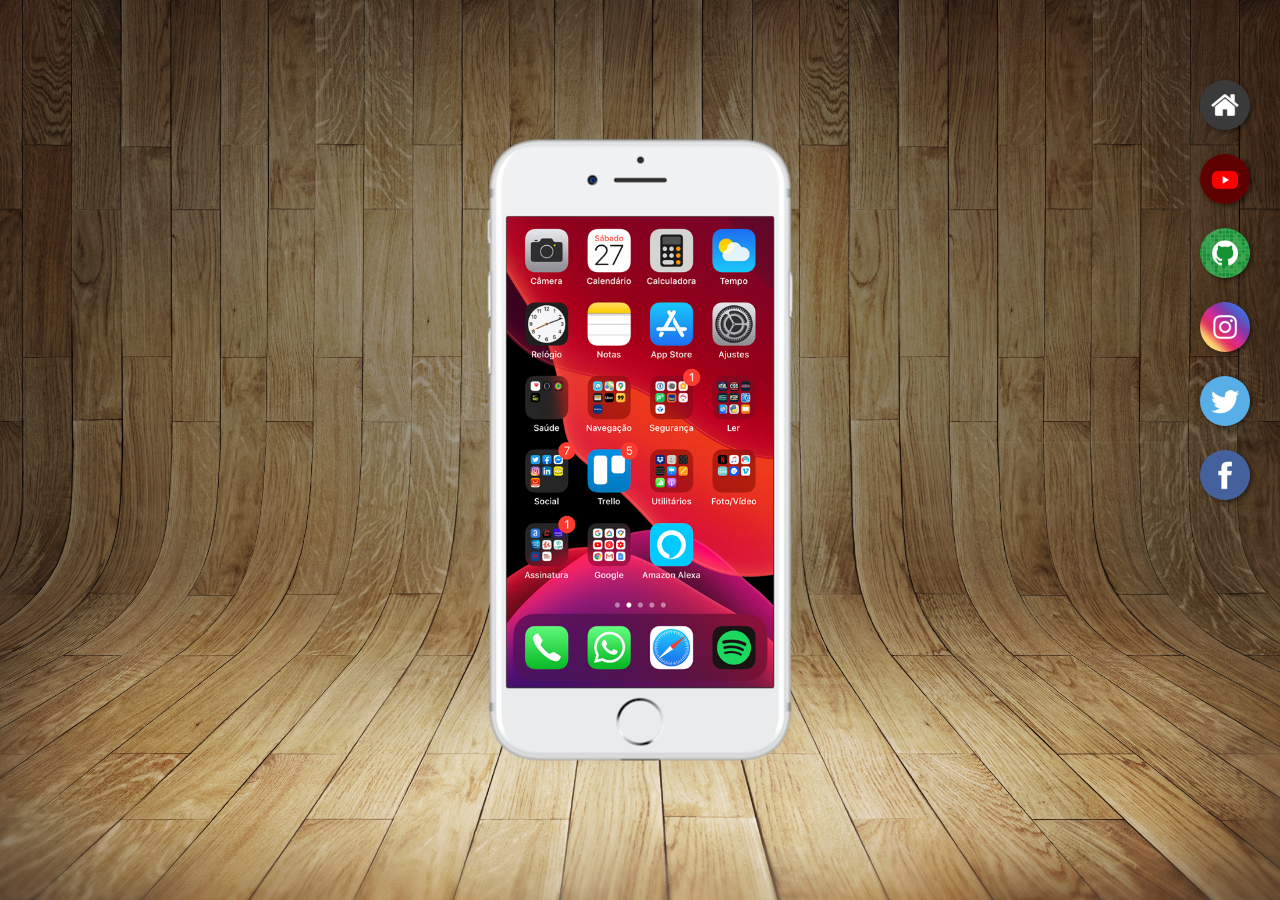
<file: index.html>
<!DOCTYPE html>
<html lang="pt-br">
<head>
    <meta charset="UTF-8">
    <meta http-equiv="X-UA-Compatible" content="IE=edge">
    <meta name="viewport" content="width=device-width, initial-scale=1.0">
    <link rel="shortcut icon" href="favicon.ico" type="image/x-icon">
    <title>Projeto Redes Sociais</title>
    <link rel="stylesheet" href="estilos/style.css">
</head>
<body>
    <main>
        <section id="telefone">
            <iframe src="home.html" frameborder="0" name="tela" id="tela">
                Seu navegador não e compativel com isso.
            </iframe>
        </section>
        <section id="redes-sociais">
            <a href="home.html" target ="tela"><img src="imagens/logo-home.jpg" alt=""></a> <br>
            <a href="@" target ="tela"><img src="imagens/logo-youtube.jpg" alt=""></a> <br>
            <a href="github.html" target ="tela"><img src="imagens/logo-github.jpg" alt=""></a> <br>
            <a href="instagram.html" target ="tela"><img src="imagens/logo-instagram.jpg" alt=""></a> <br>
            <a href="twitter.html" target ="tela"><img src="imagens/logo-twitter.jpg" alt=""></a> <br>
            <a href="@" target ="tela"><img src="imagens/logo-facebook.jpg" alt=""></a> <br>
        </section>
    </main>
</body>
</html>
</file>
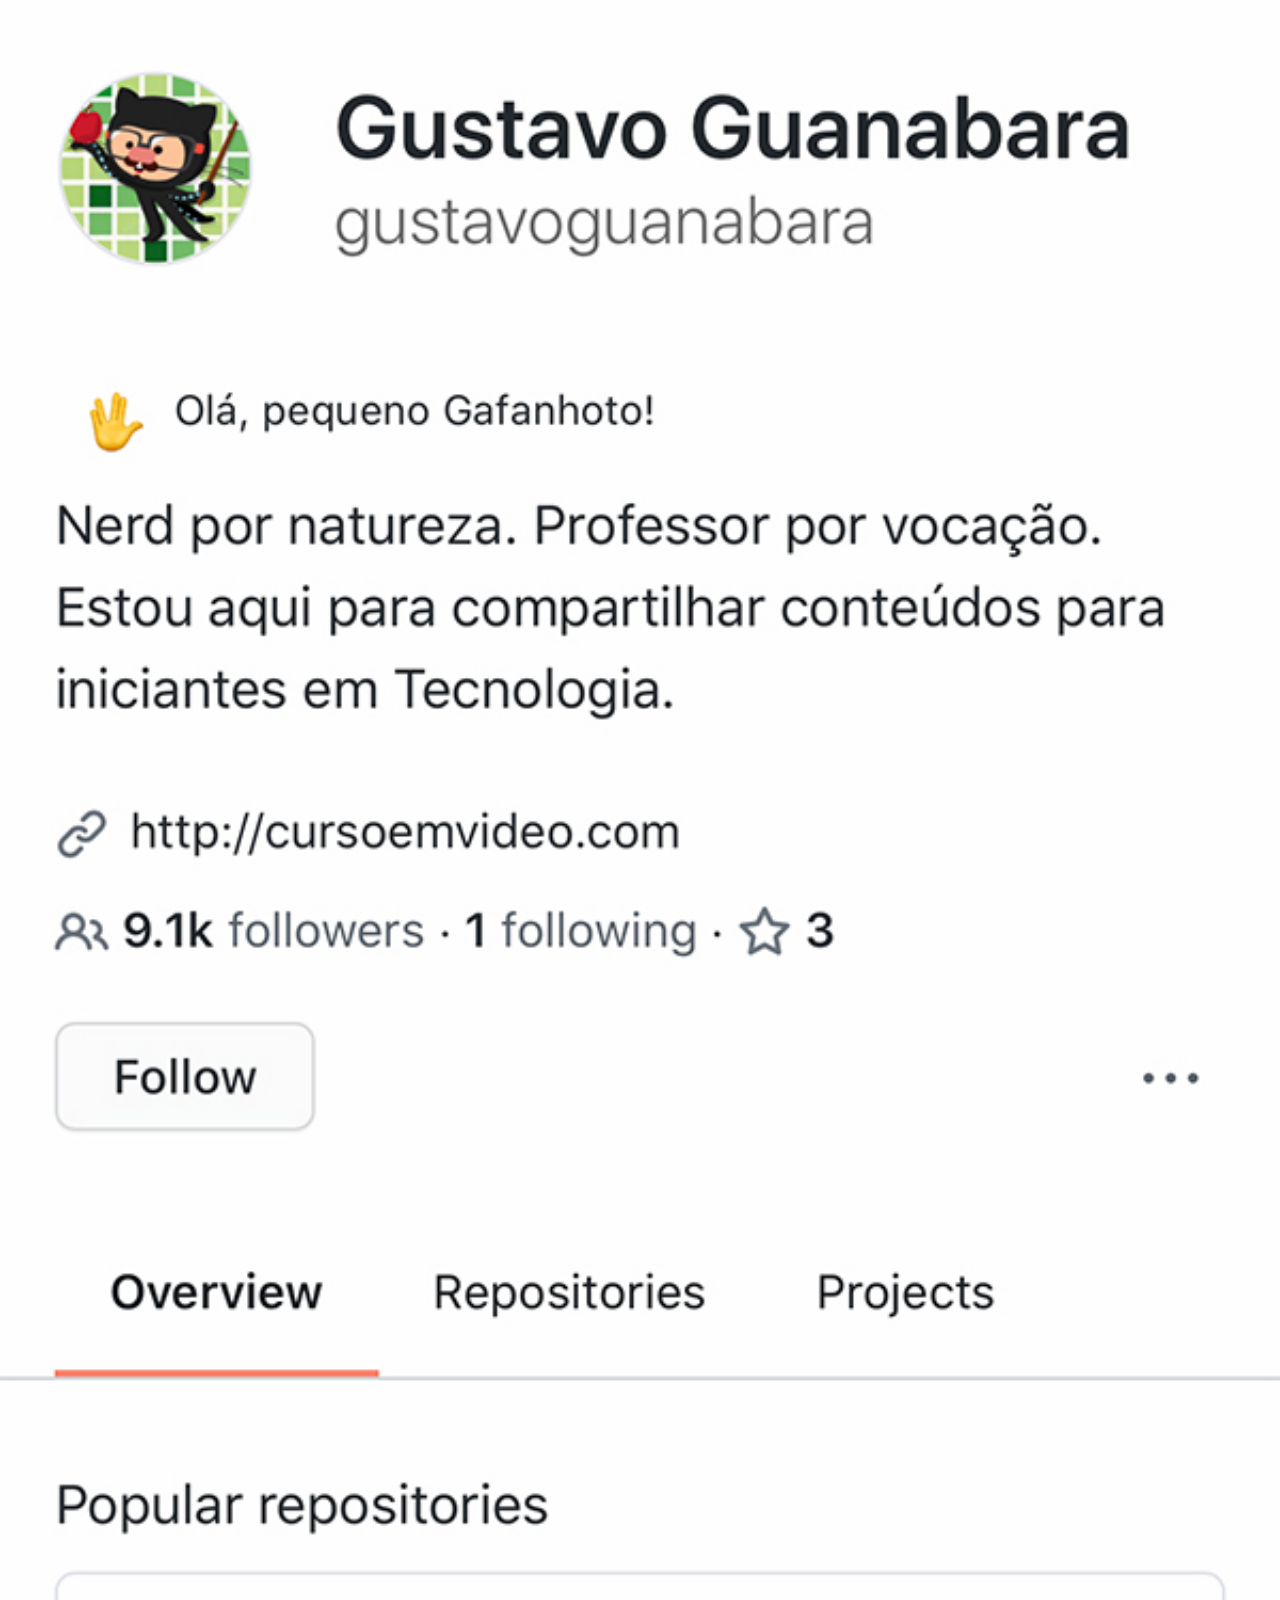
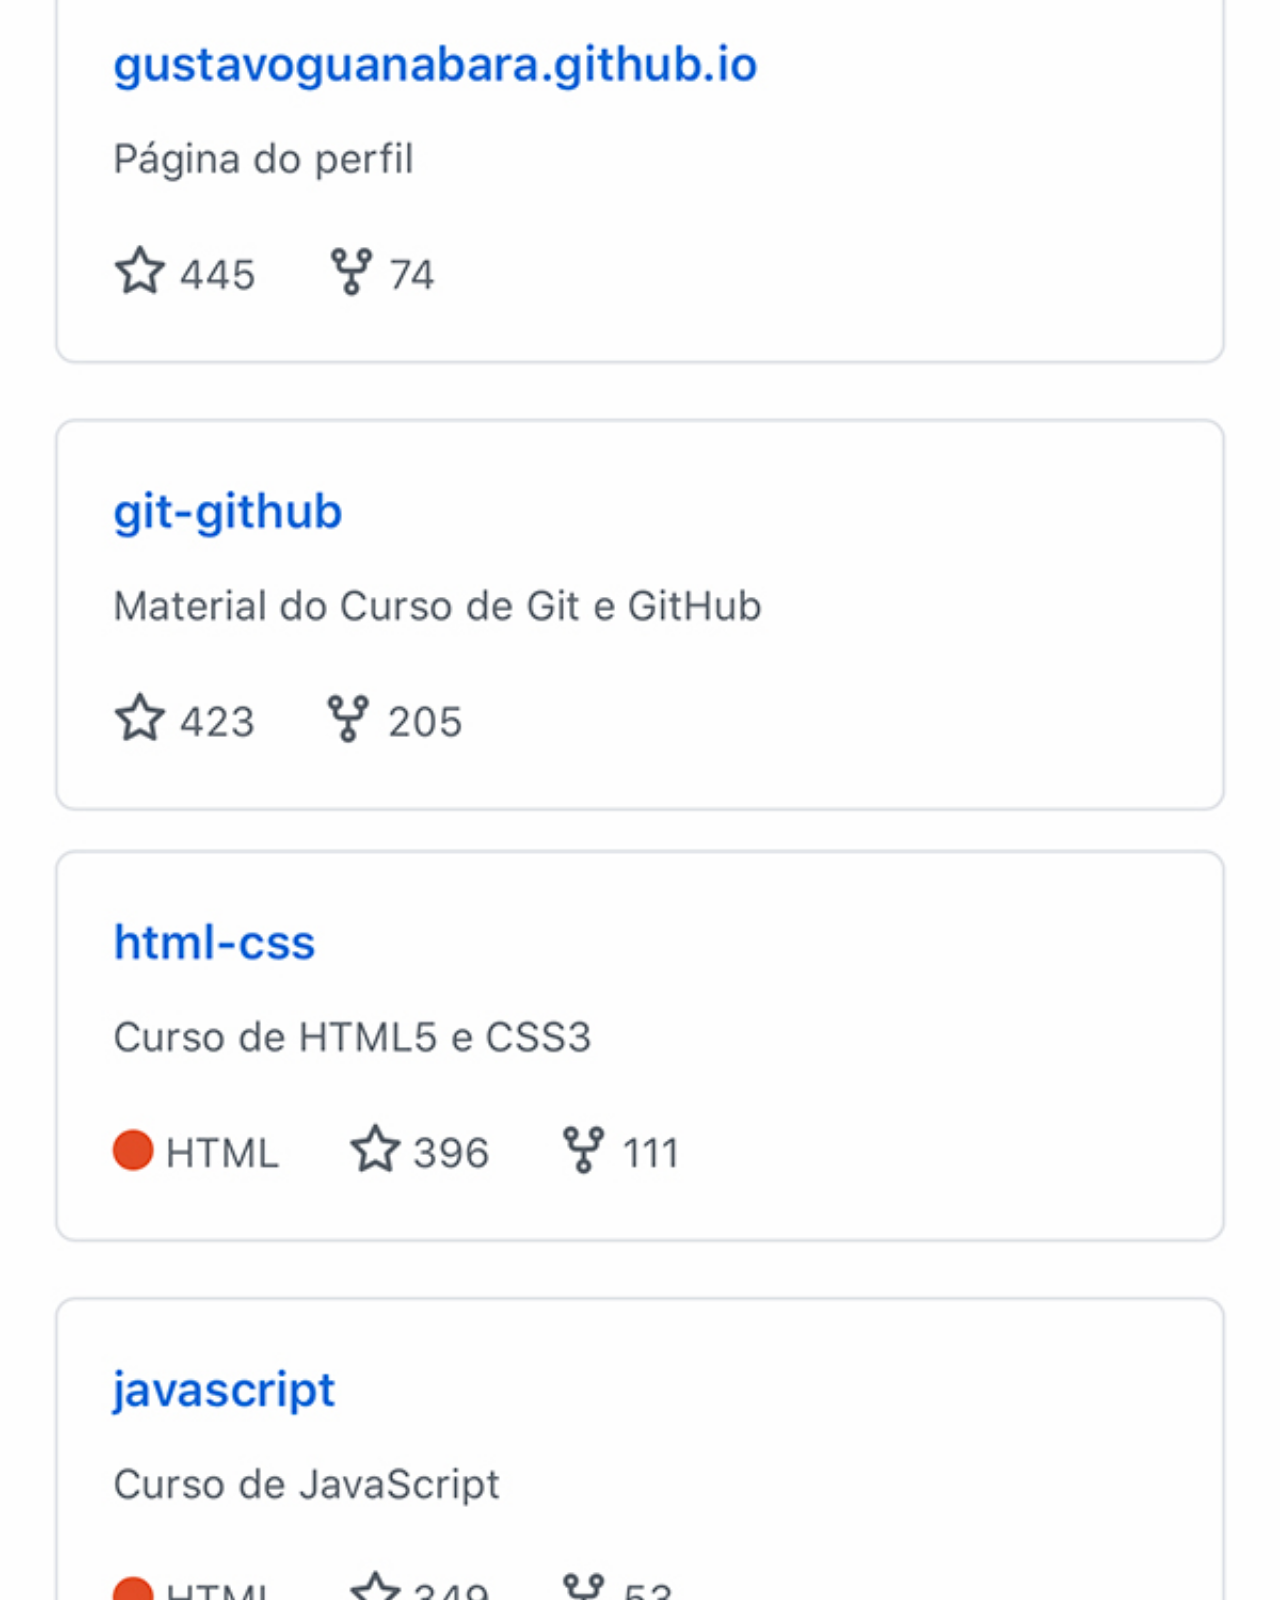
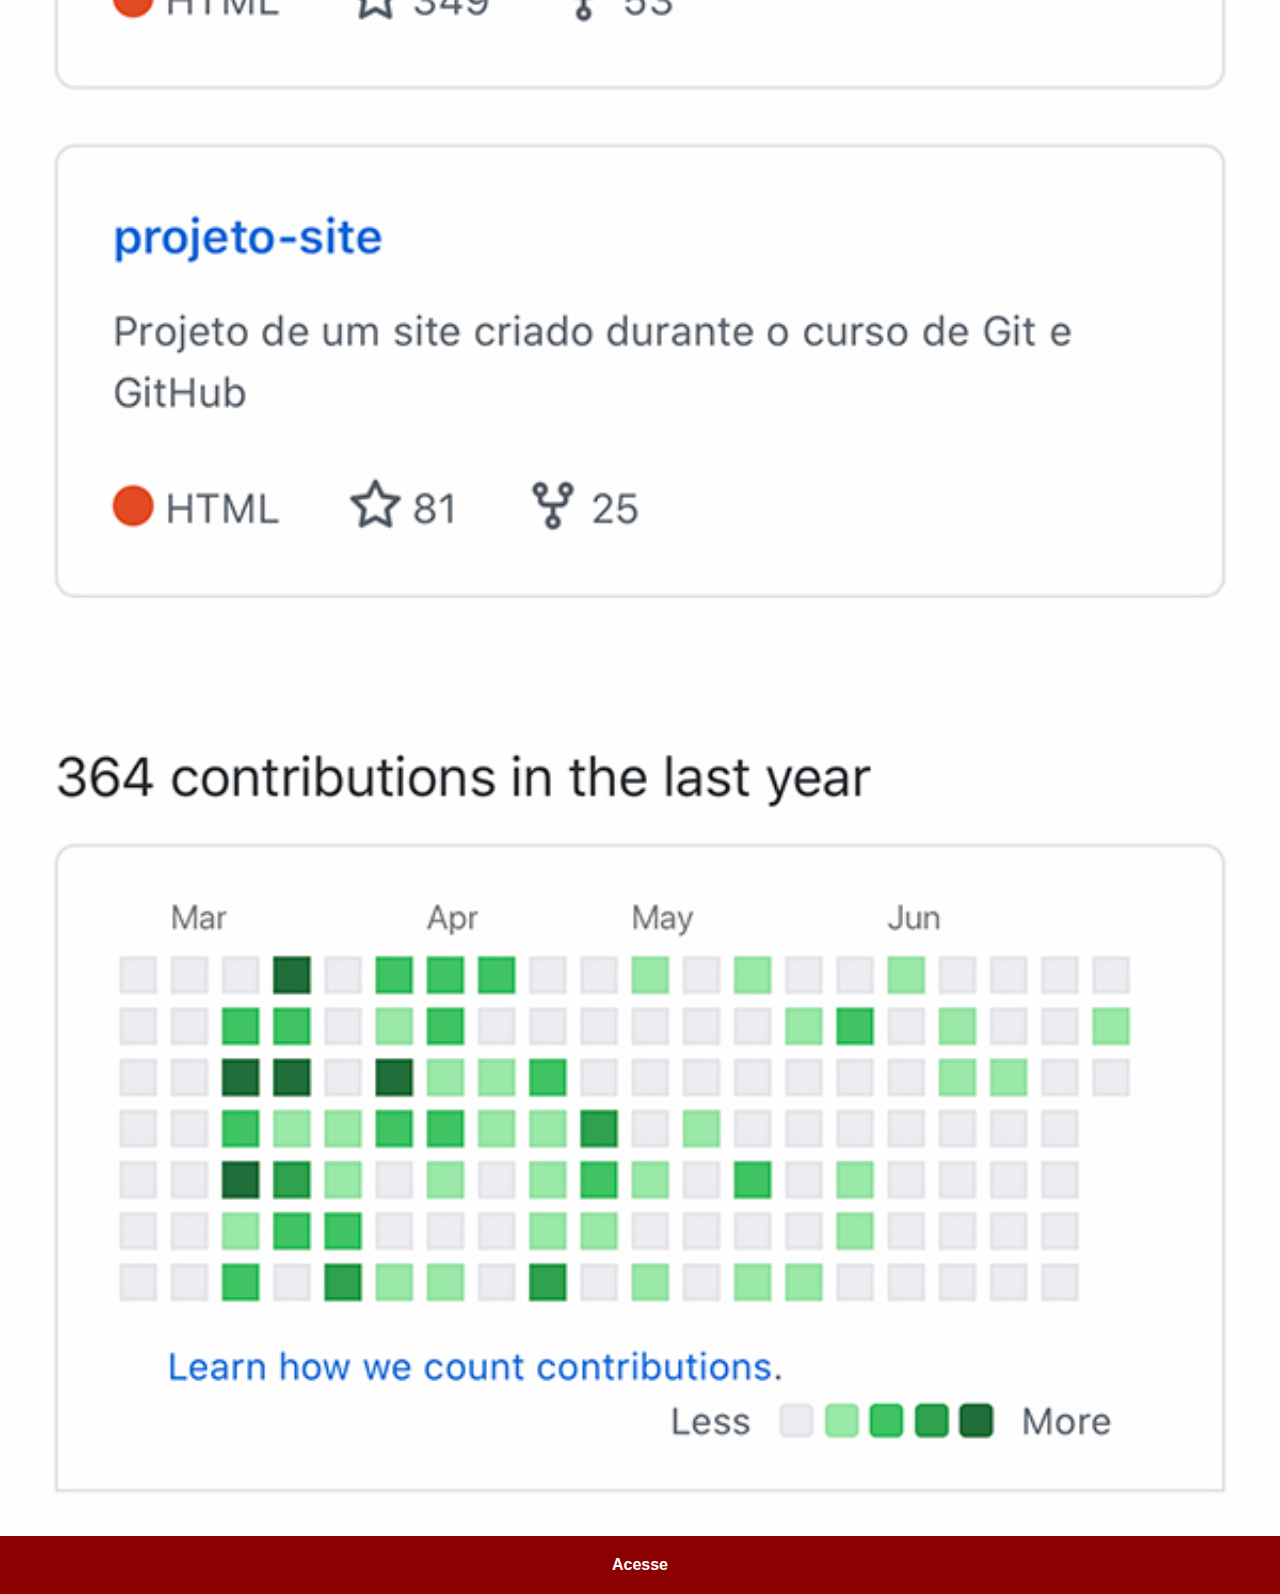
<file: github.html>
<!DOCTYPE html>
<html lang="pt-br">
<head>
    <meta charset="UTF-8">
    <meta http-equiv="X-UA-Compatible" content="IE=edge">
    <meta name="viewport" content="width=device-width, initial-scale=1.0">
    <title>Github</title>
    <link rel="stylesheet" href="estilos/social.css">
</head>
<body>
    <img src="imagens/tela-github.jpg" alt="Github">
    <a href="https://github.com/gustavoguanabara" target="_blank">Acesse</a>
    
</body>
</html>
</file>
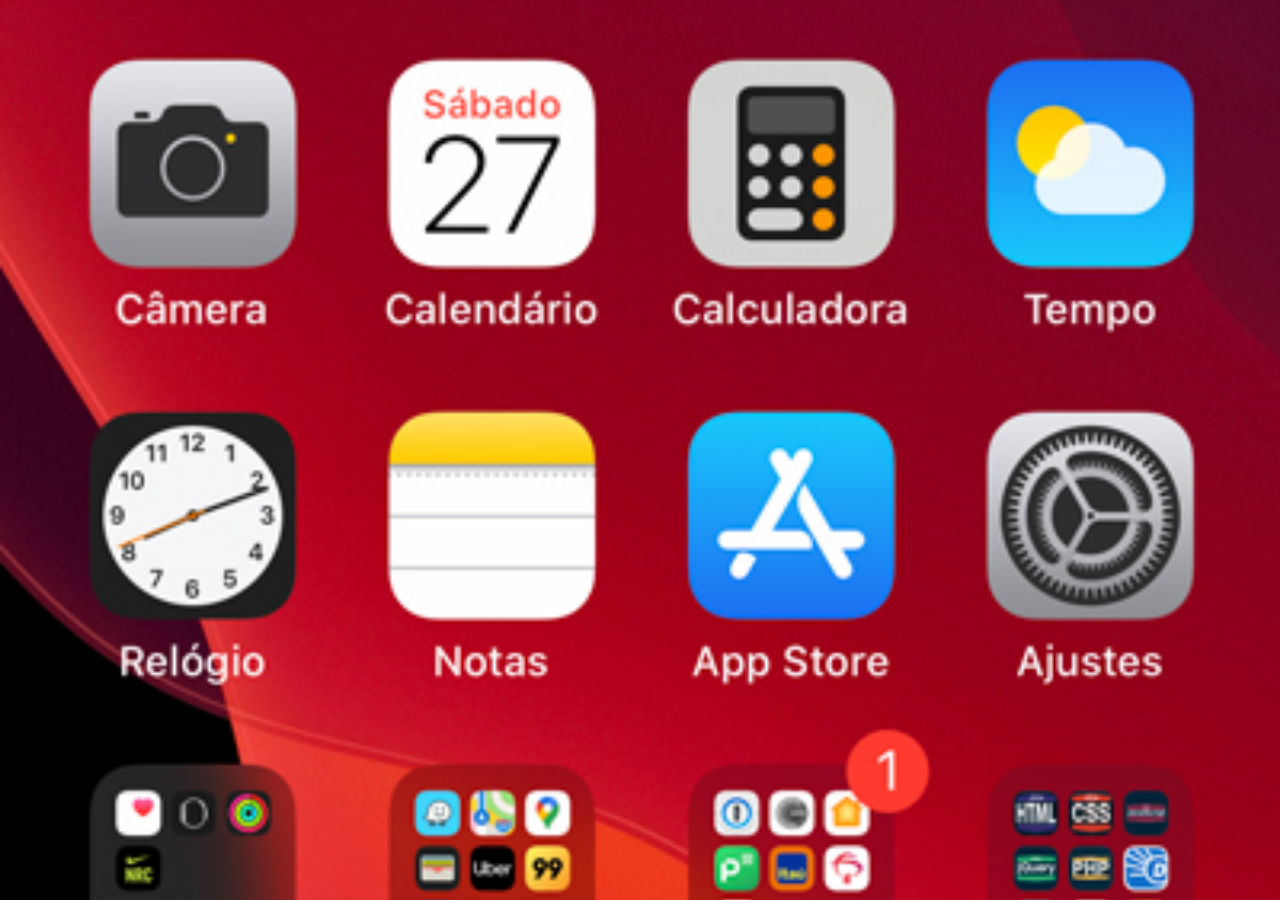
<file: home.html>
<!DOCTYPE html>
<html lang="pt-br">
<head>
    <meta charset="UTF-8">
    <meta http-equiv="X-UA-Compatible" content="IE=edge">
    <meta name="viewport" content="width=device-width, initial-scale=1.0">
    <title>Home</title>
    <style>
        *{
            margin: 0px;
            padding: 0px;
        }
        body{
            width: 100vw;
            height: 100vh;
            background: black url('imagens/tela-home.jpg') no-repeat top center;
            background-size: cover;
        }
    </style>
</head>
<body>
    
</body>
</html>
</file>
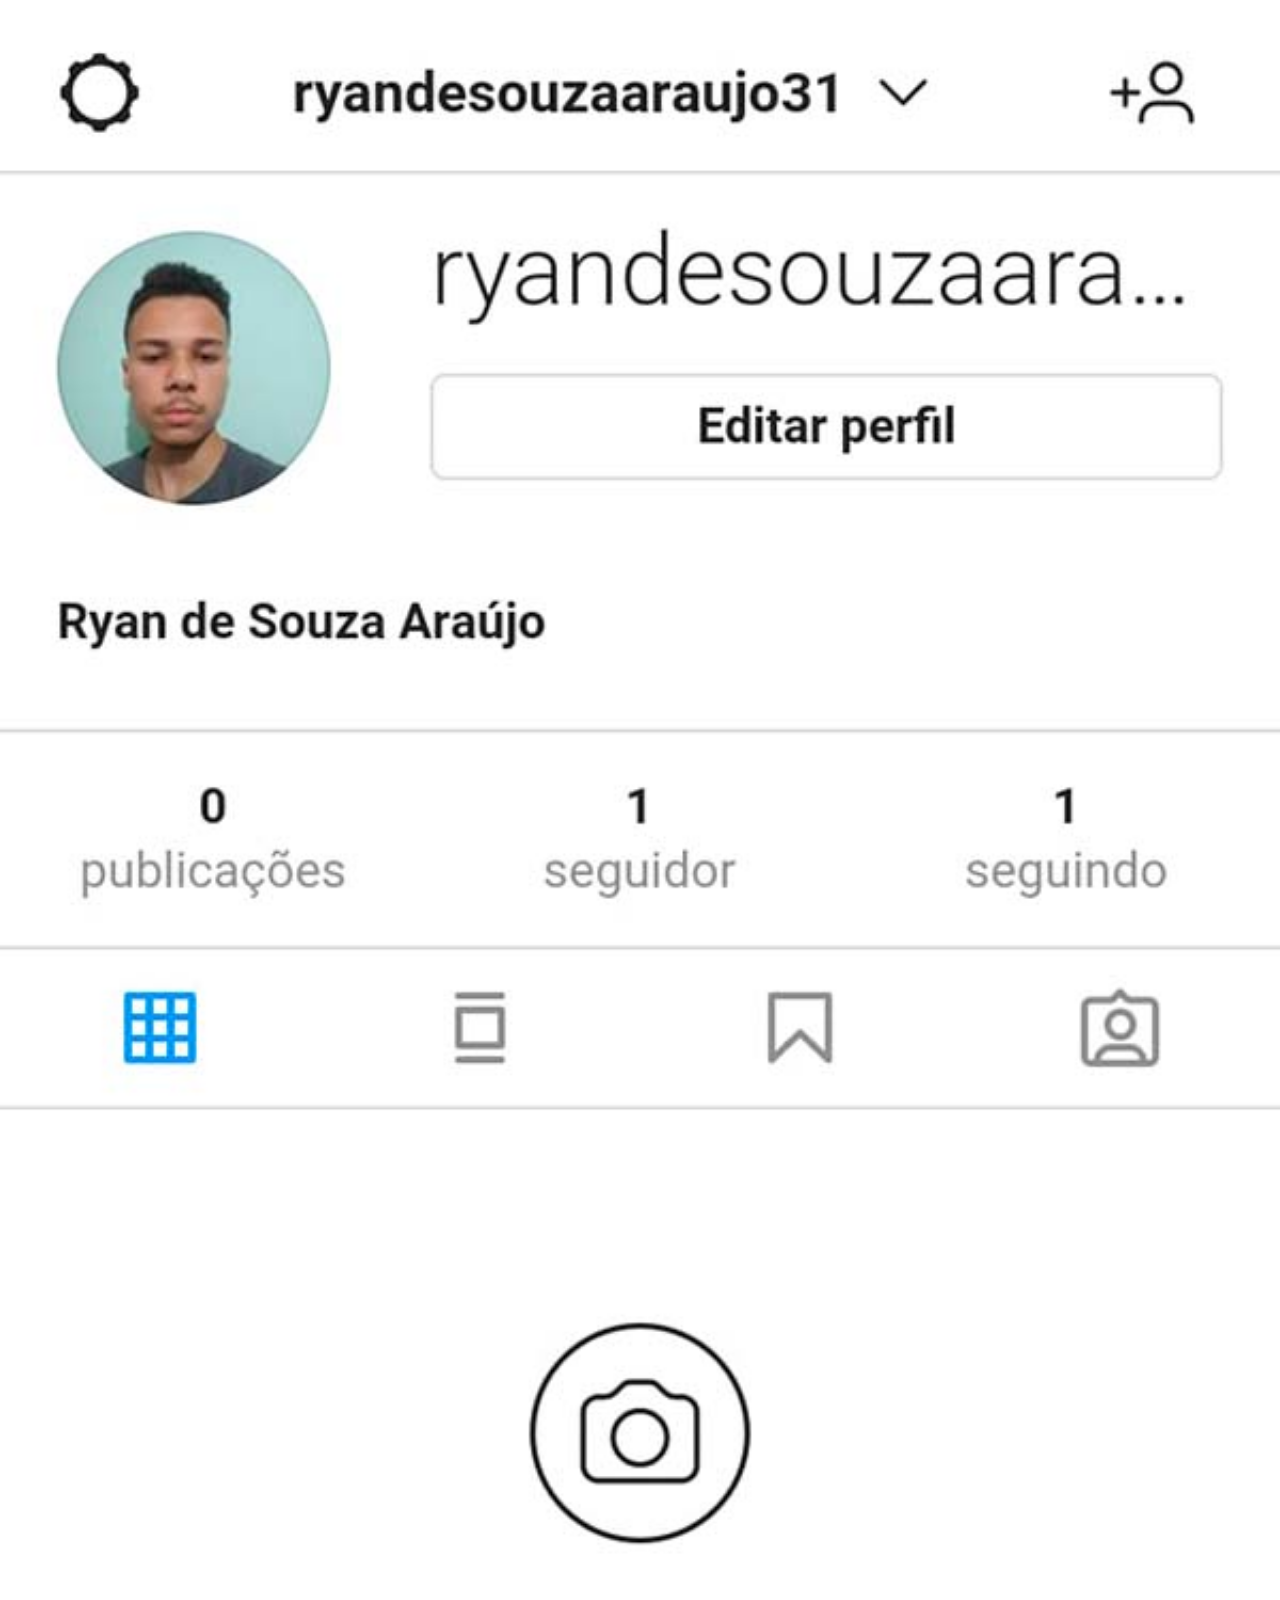
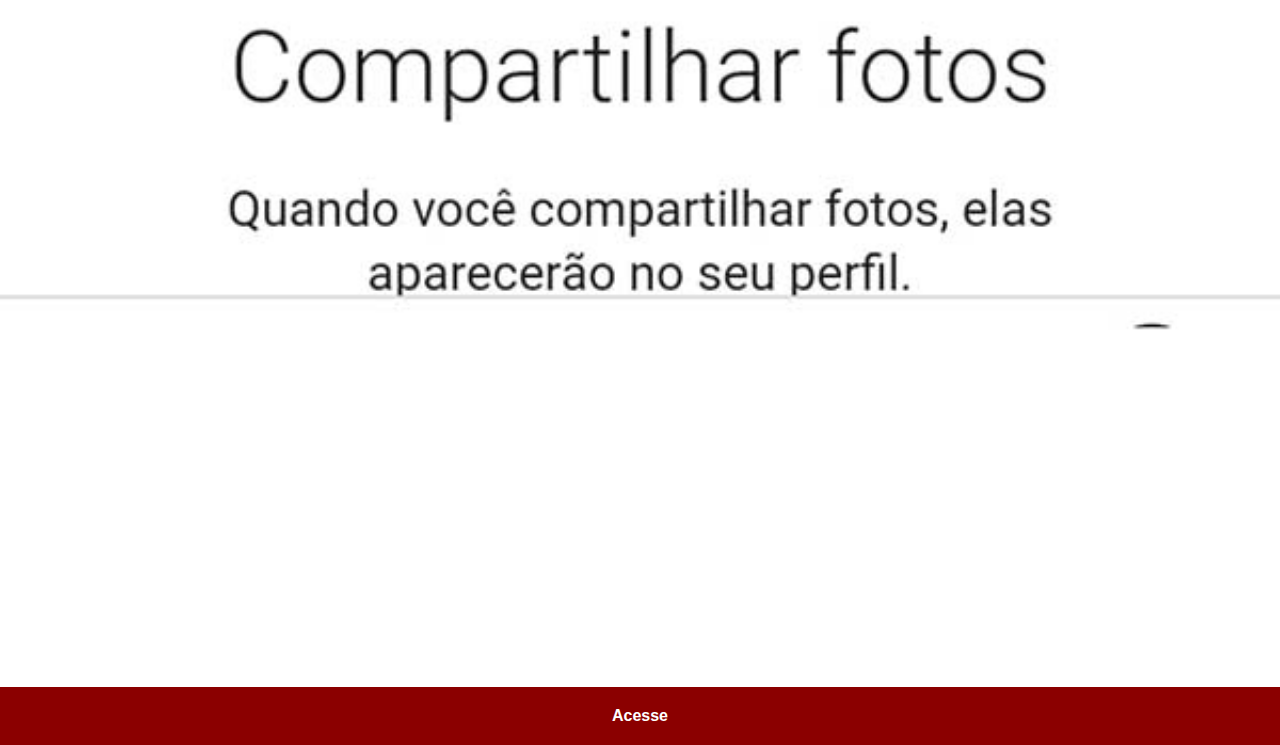
<file: instagram.html>
<!DOCTYPE html>
<html lang="pt-br">
<head>
    <meta charset="UTF-8">
    <meta http-equiv="X-UA-Compatible" content="IE=edge">
    <meta name="viewport" content="width=device-width, initial-scale=1.0">
    <title>Instagram</title>
    <link rel="stylesheet" href="estilos/social.css">
</head>
<body>
    <img src="imagens/WhatsApp Image 2022-12-01 at 9.50.40 AM.jpg" alt="Instagram">
    <a href="https://www.instagram.com/ryandesouzaaraujo31/" target="_blank">Acesse</a>
</body>
</html>
</file>
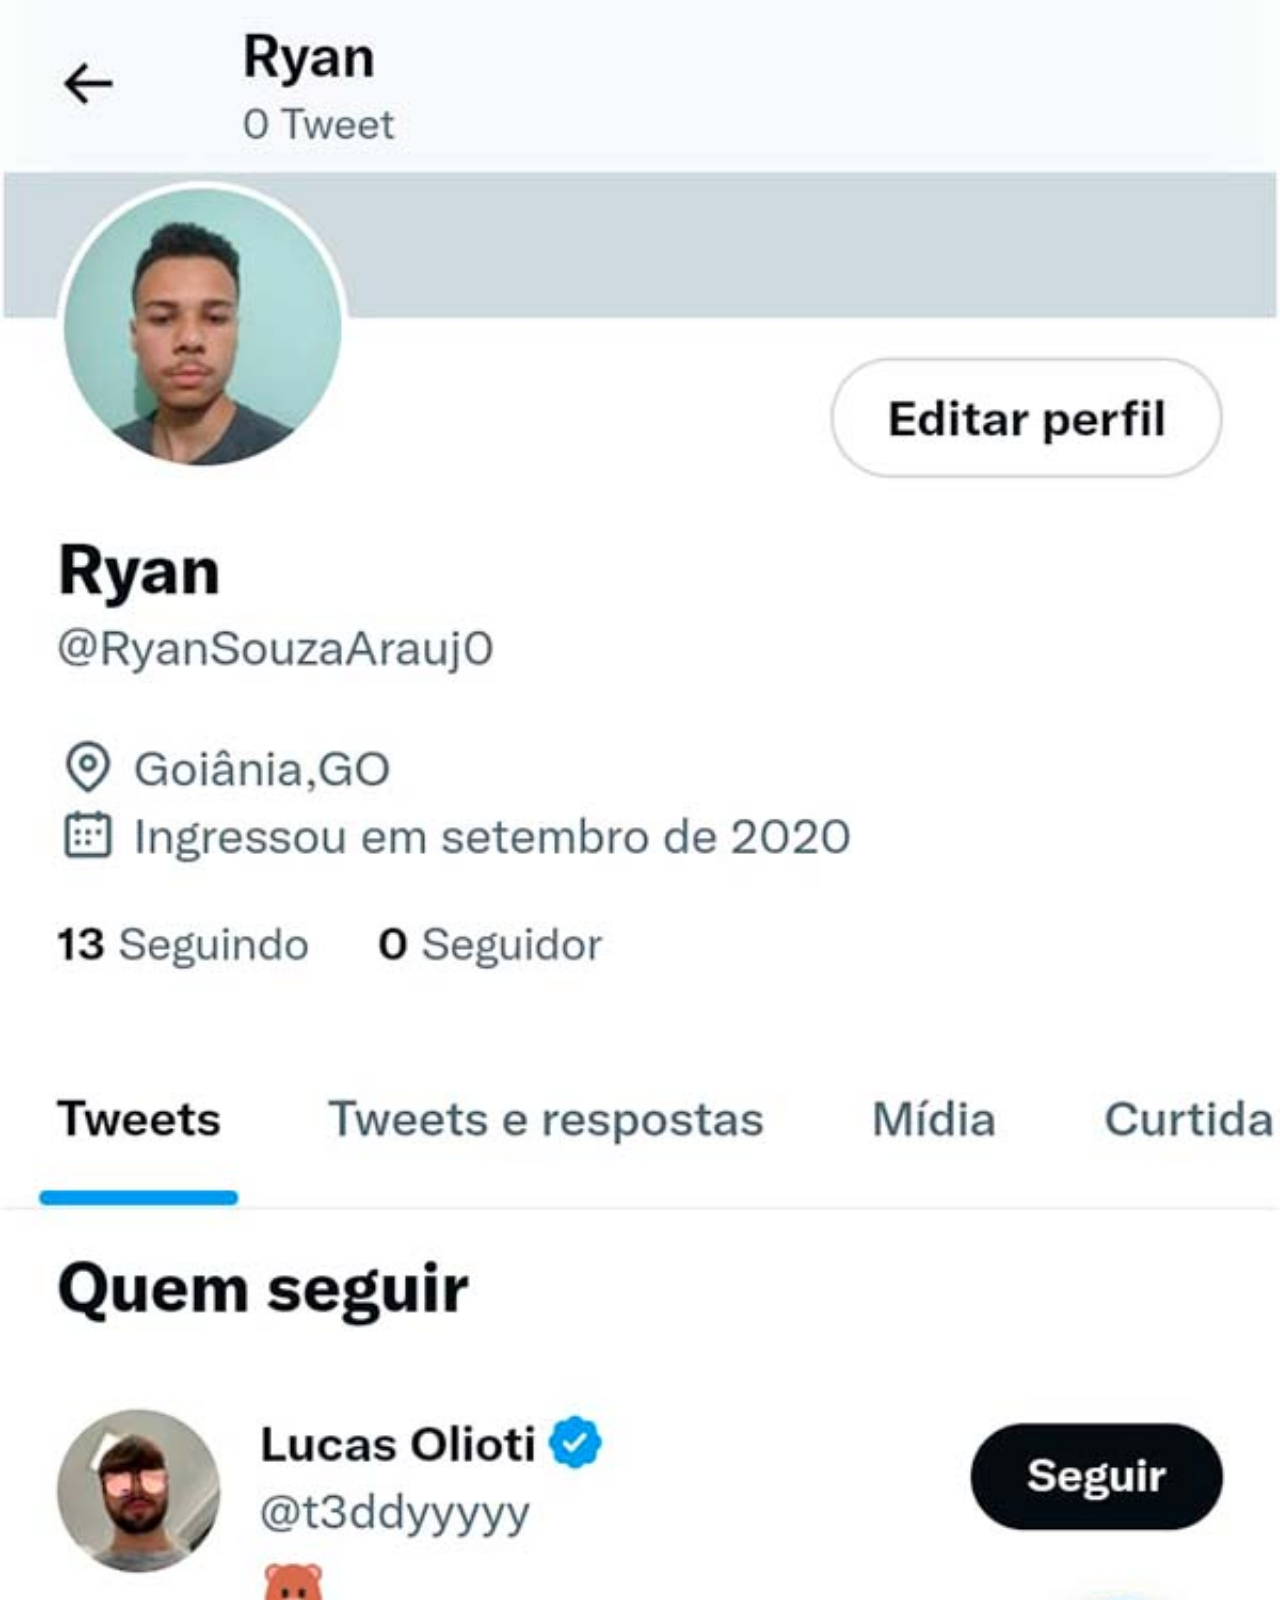
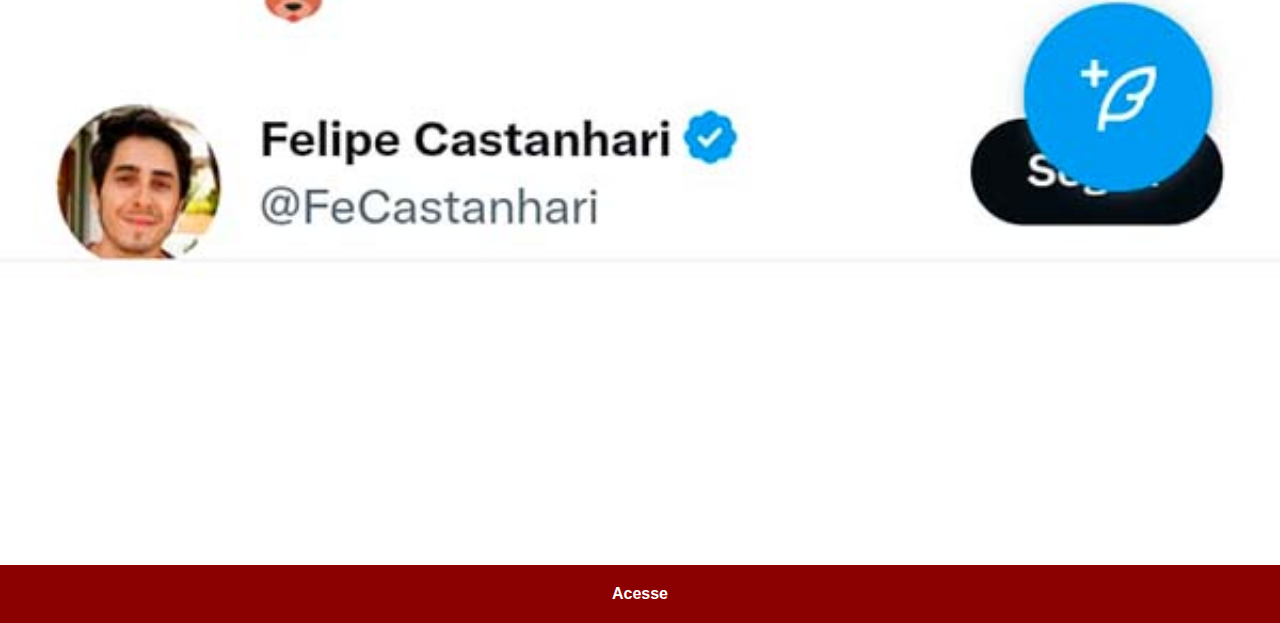
<file: twitter.html>
<!DOCTYPE html>
<html lang="pt-br">
<head>
    <meta charset="UTF-8">
    <meta http-equiv="X-UA-Compatible" content="IE=edge">
    <meta name="viewport" content="width=device-width, initial-scale=1.0">
    <title>Twitter</title>
    <link rel="stylesheet" href="estilos/social.css">
</head>
<body>
    <img src="imagens/WhatsApp Image 2022-12-01 at 10.03.30 AM.jpg" alt="twitter">
    <a href="https://twitter.com/RyanSouzaArauj0" target="_blank">Acesse</a>
</body>
</html>
</file>
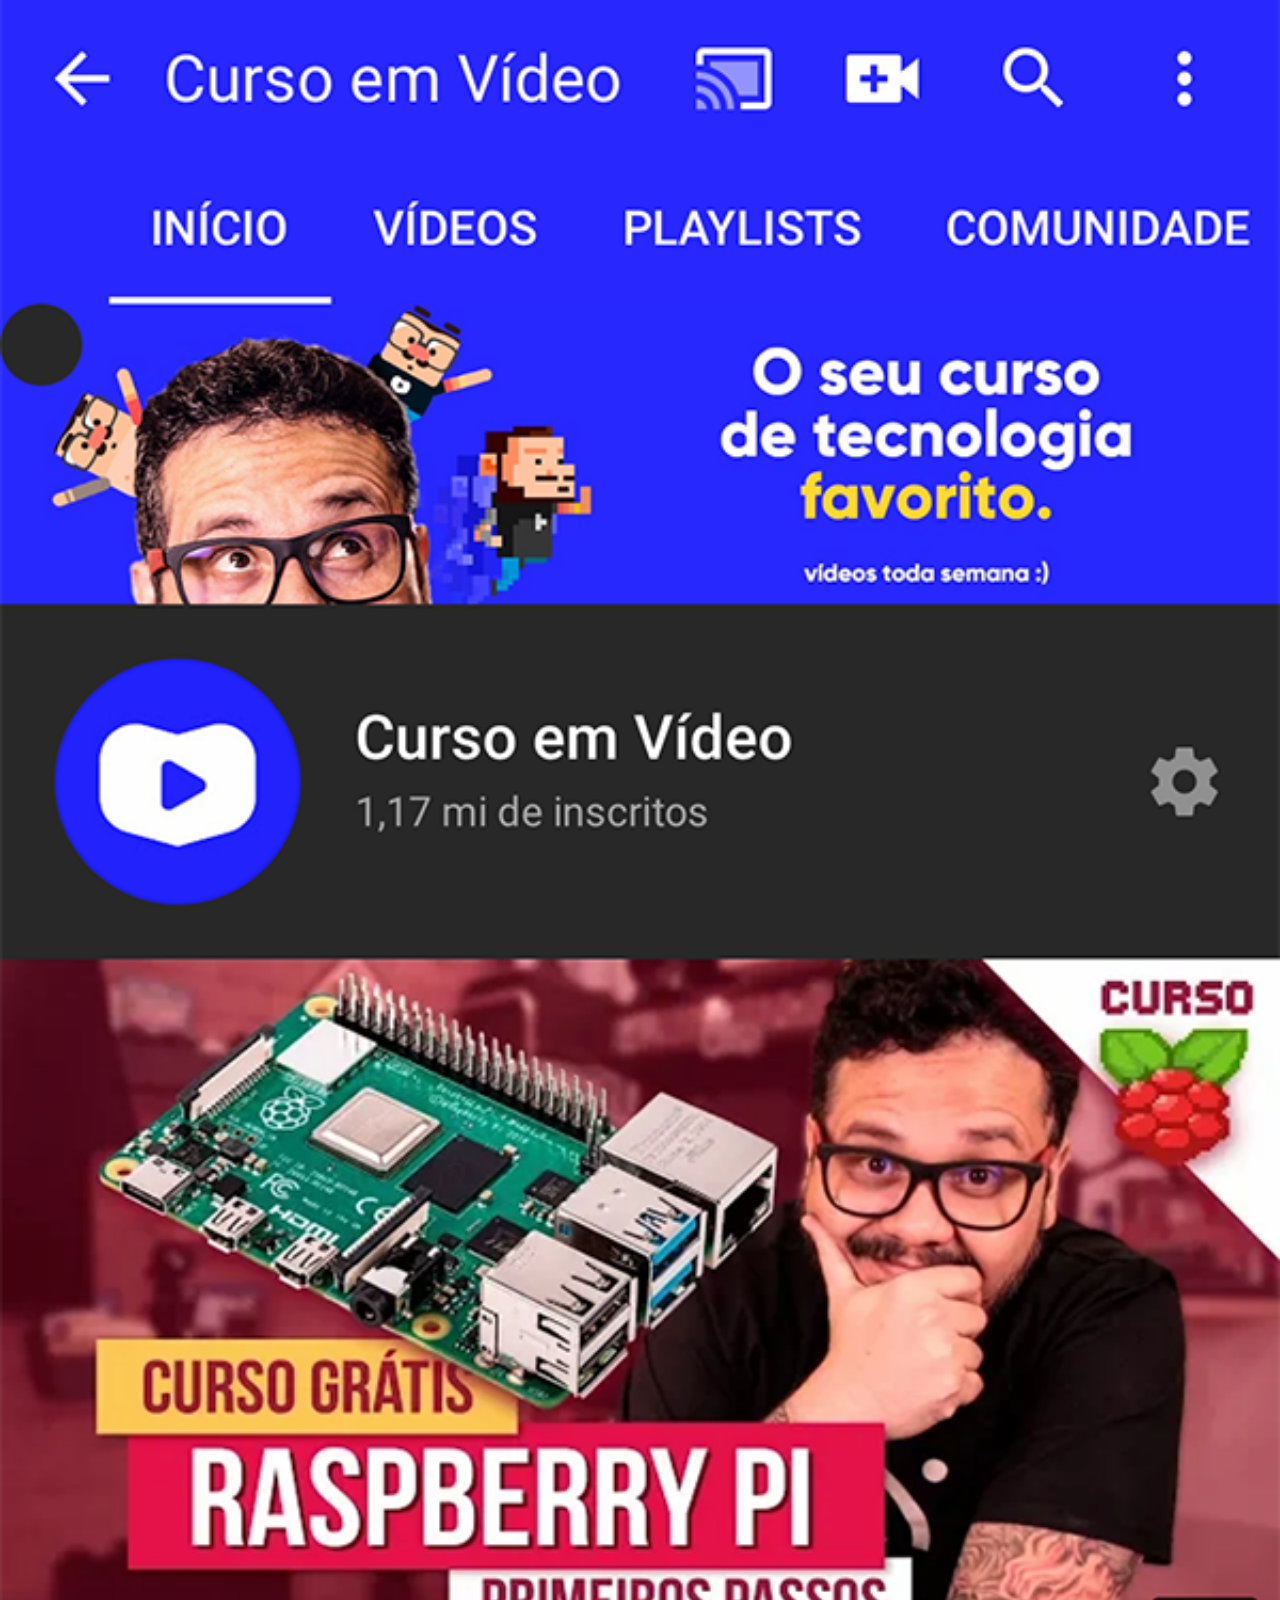
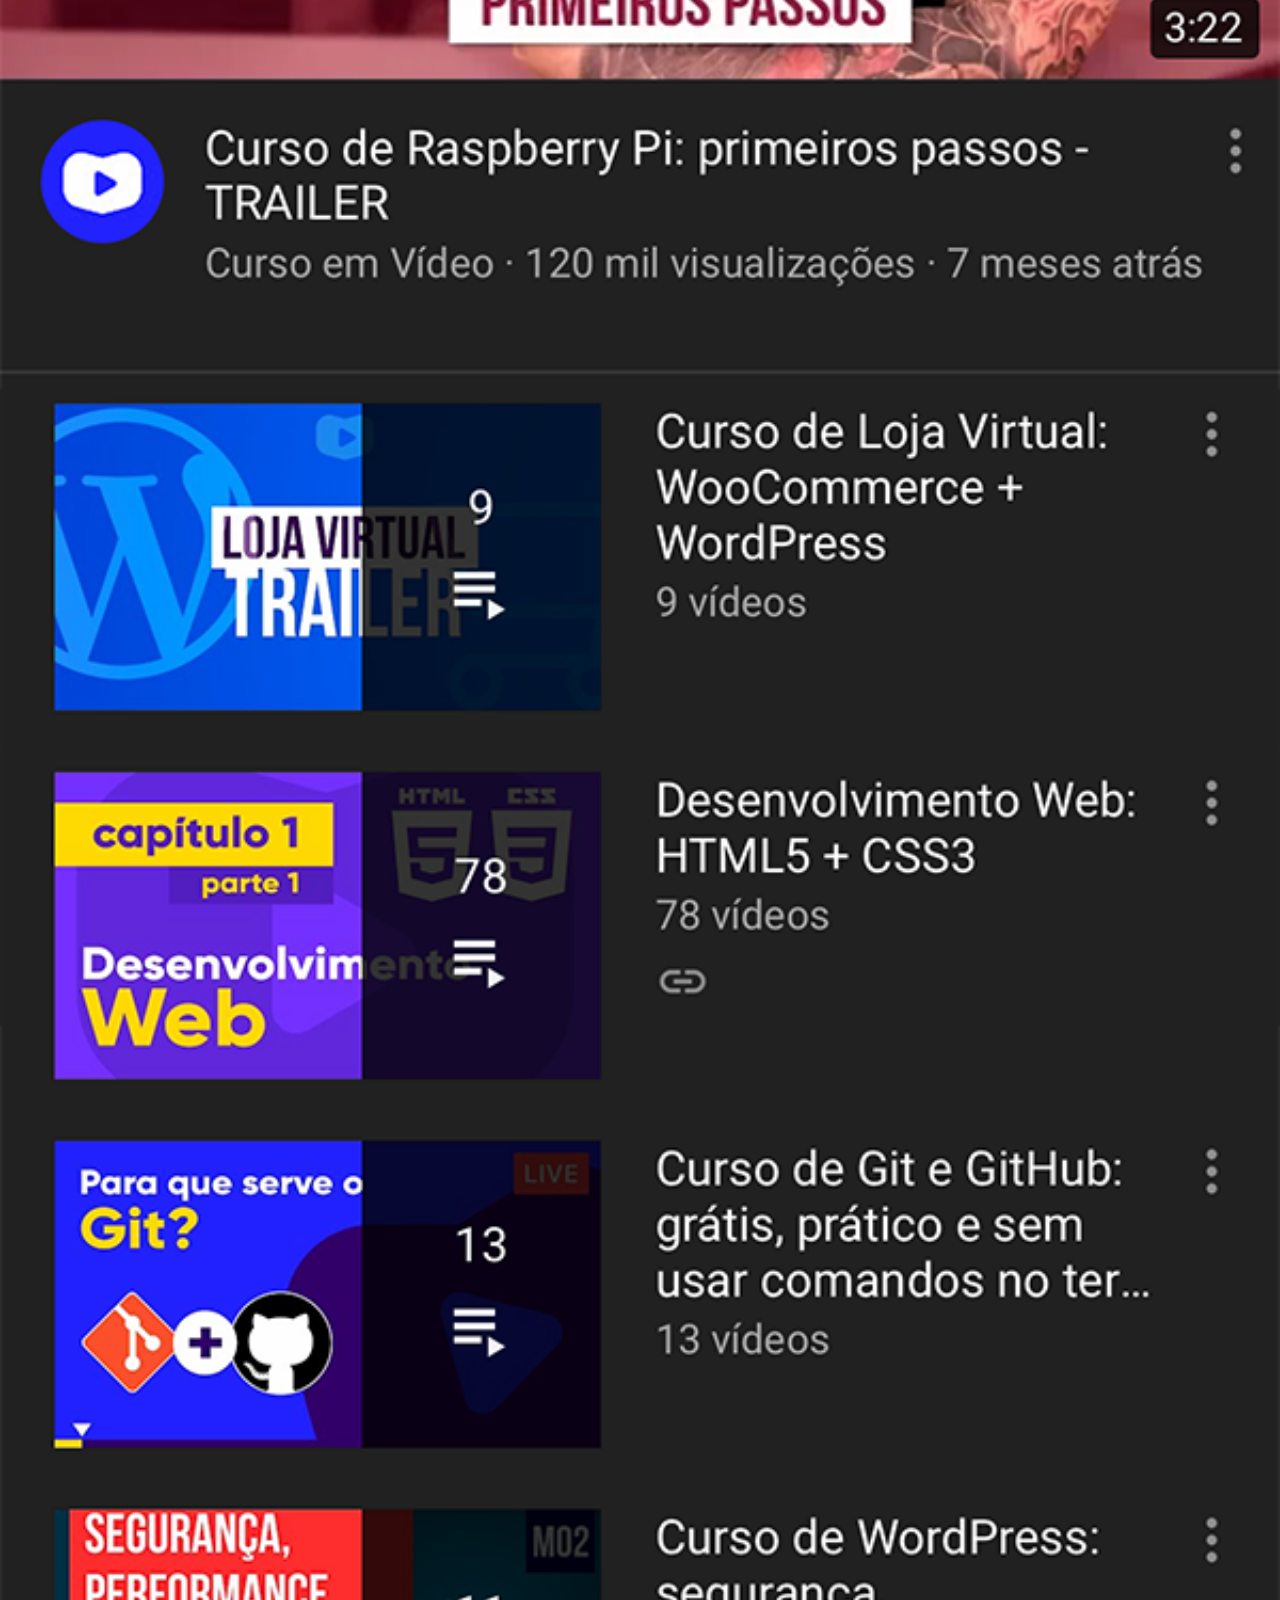
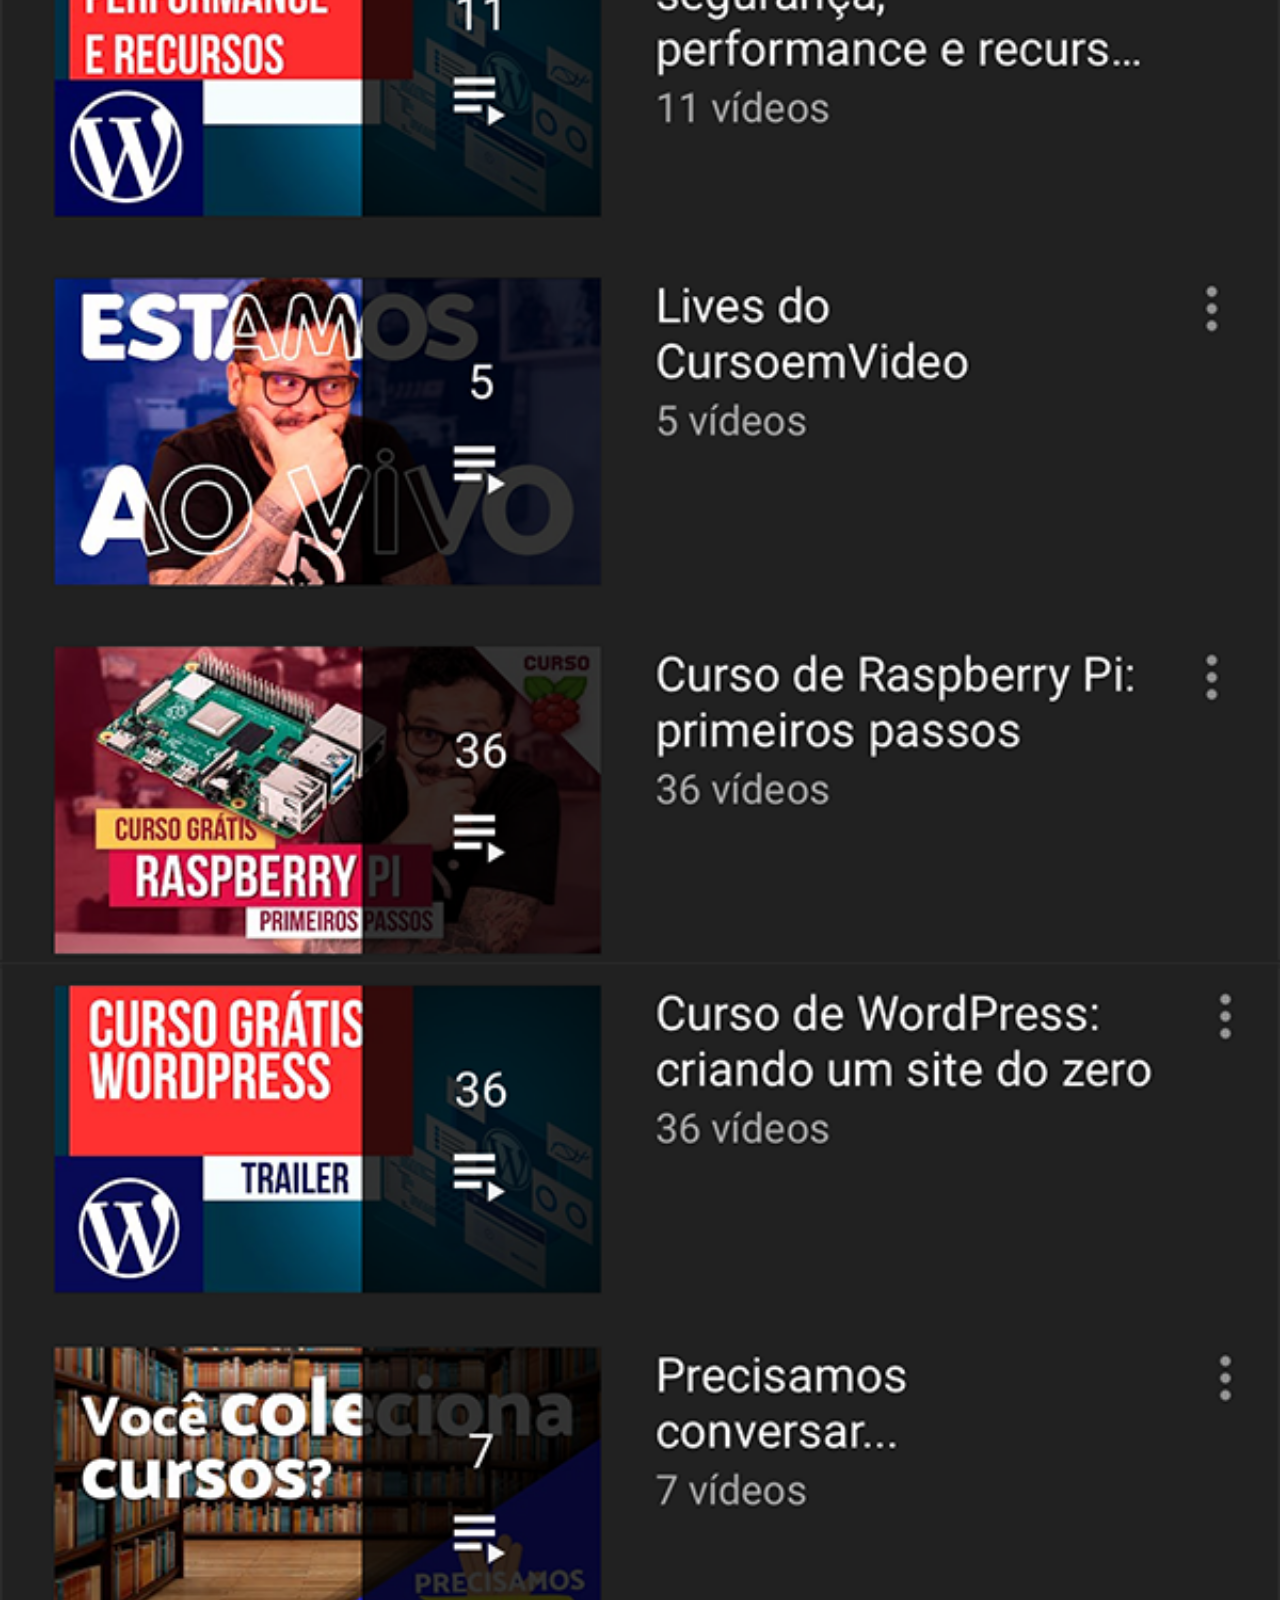
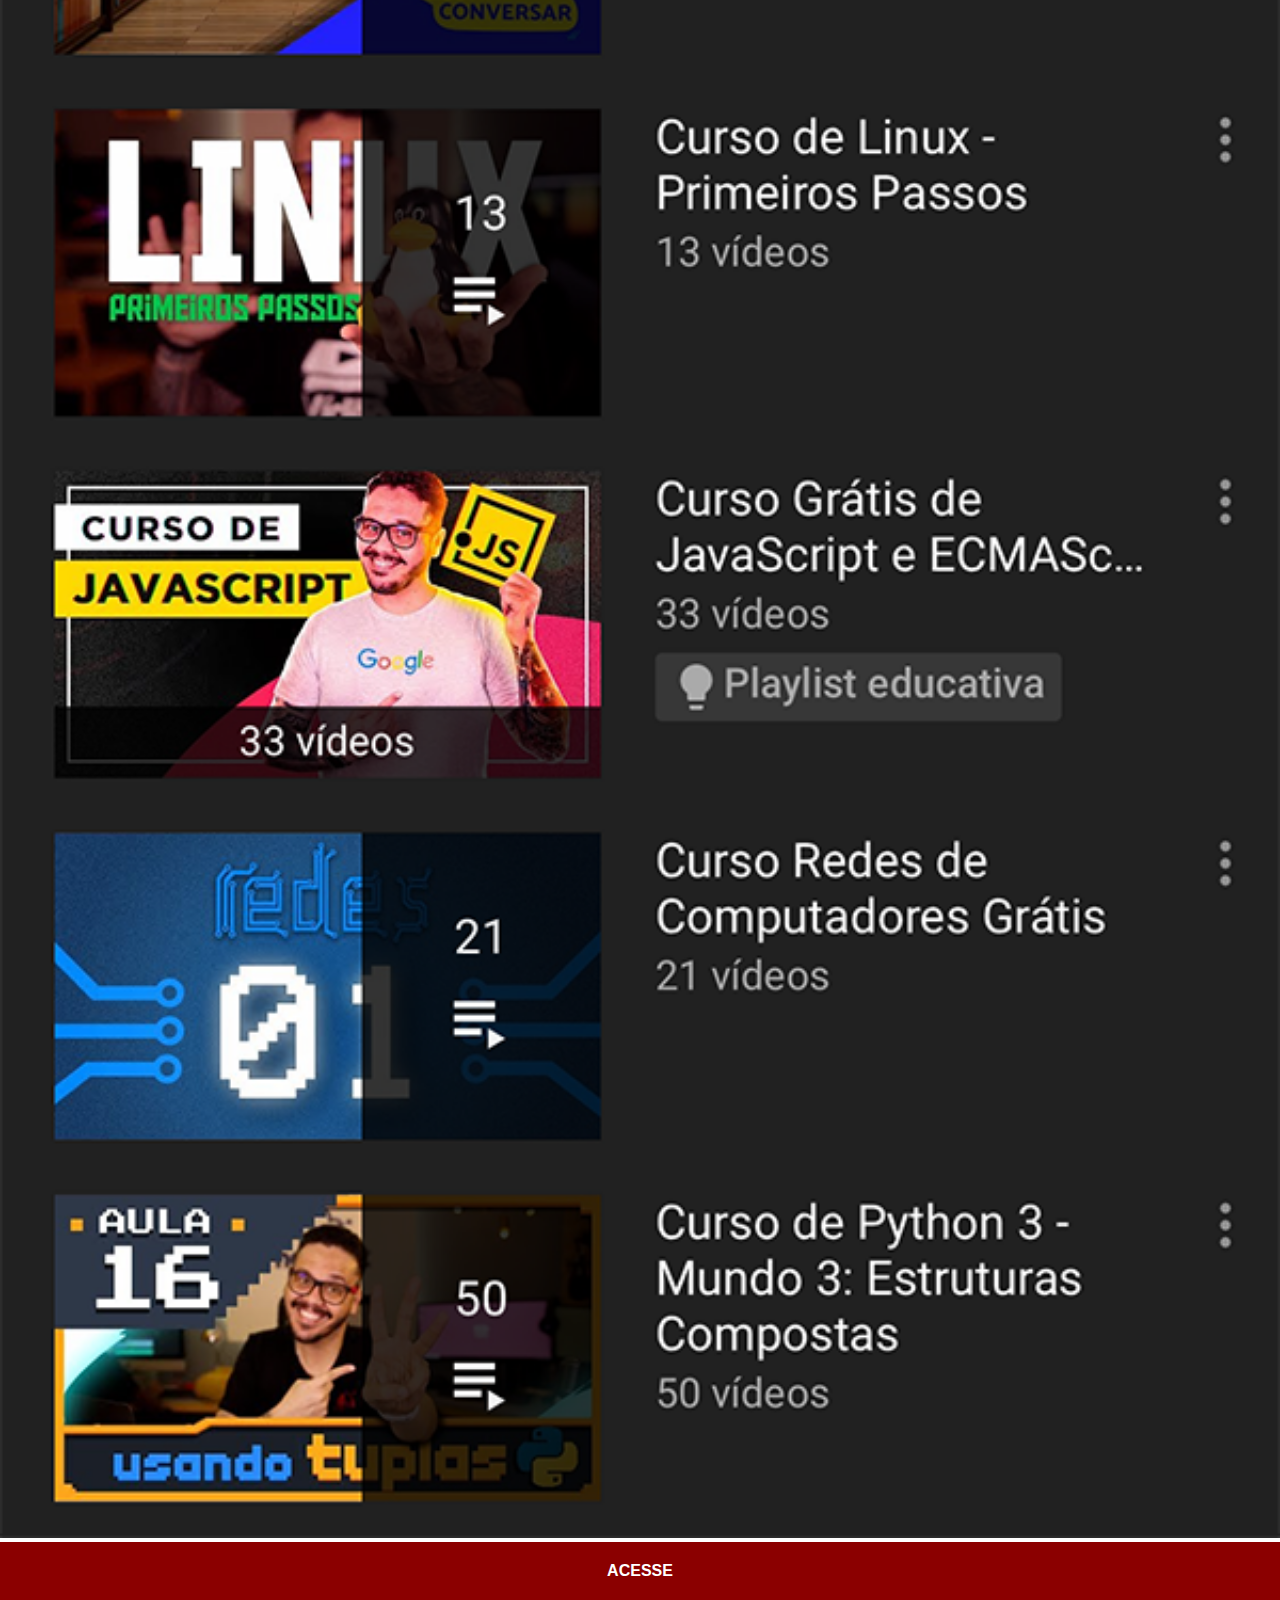
<file: youtube.html>
<!DOCTYPE html>
<html lang="pt-br">
<head>
    <meta charset="UTF-8">
    <meta http-equiv="X-UA-Compatible" content="IE=edge">
    <meta name="viewport" content="width=device-width, initial-scale=1.0">
    <title>YouTube</title>
    <link rel="stylesheet" href="estilos/social.css">
</head>
<body>
    <img src="imagens/tela-youtube.png" alt="YoiTube">
    <a href="https://www.youtube.com/@CursoemVideo" target="_blank">ACESSE</a>
</body>
</html>
</file>
<file: estilos/style.css>
@charset "UTF-8";

* {
    margin: 0px;
    padding: 0px;
    font-family: Arial, Helvetica, sans-serif;
}
html, body {
    height: 100vh;
    width: 100vw;
    background-color: black;
}
body{
    background: url(../imagens/fundo-madeira.jpg) no-repeat top center;
    background-size: cover;
    background-attachment: fixed;
}
main{
    height: 100vh;
    position: relative;
}
section#telefone{
    position: absolute;
    top: 50%;
    left: 50%;
    transform: translate(-50%, -50%);
    height: 627px;
    width: 311px;
    background-color: blue;
    background: url(../imagens/frame-iphone.png);
    background-repeat: no-repeat;
}
iframe#tela{
    position: relative;
    top: 80px;
    left: 22px;
    width: 267px;
    height: 471px;
}
section#redes-sociais img {
    width: 50px;
    margin: 10px;
    border-radius: 50%;
    box-shadow: 2px 2px 5px rgba(0, 0, 0, 0.479);
    box-sizing: border-box;
}
section#redes-sociais {
    text-align: right ;
    padding-top: 70px;
    padding-right: 20px ;
}
section#redes-sociais img:hover{
    border: solid 2px rgba(255, 255, 255, 0.603);
    transform: translate(-3px, -3px);
    box-shadow: 5px 5px 10px rgba(0, 0, 0, 0.527);
    transition: transform 0.5s, border .5s;
}
</file>
<file: estilos/social.css>
@charset "UTF-8"; 
*{
    margin: 0px;
    padding: 0px;
    font-family: Arial, Helvetica, sans-serif;
}
::-webkit-scrollbar{
    width: 0px;
    height: 0px;
}
img{
    width: 100vw;
}
a{
    display: block;
    background-color: darkred;
    color: white;
    padding: 20px;
    text-align: center;
    font-weight: bolder;
    text-decoration: none;
}
a:hover{
    background-color: red;
}
</file>
